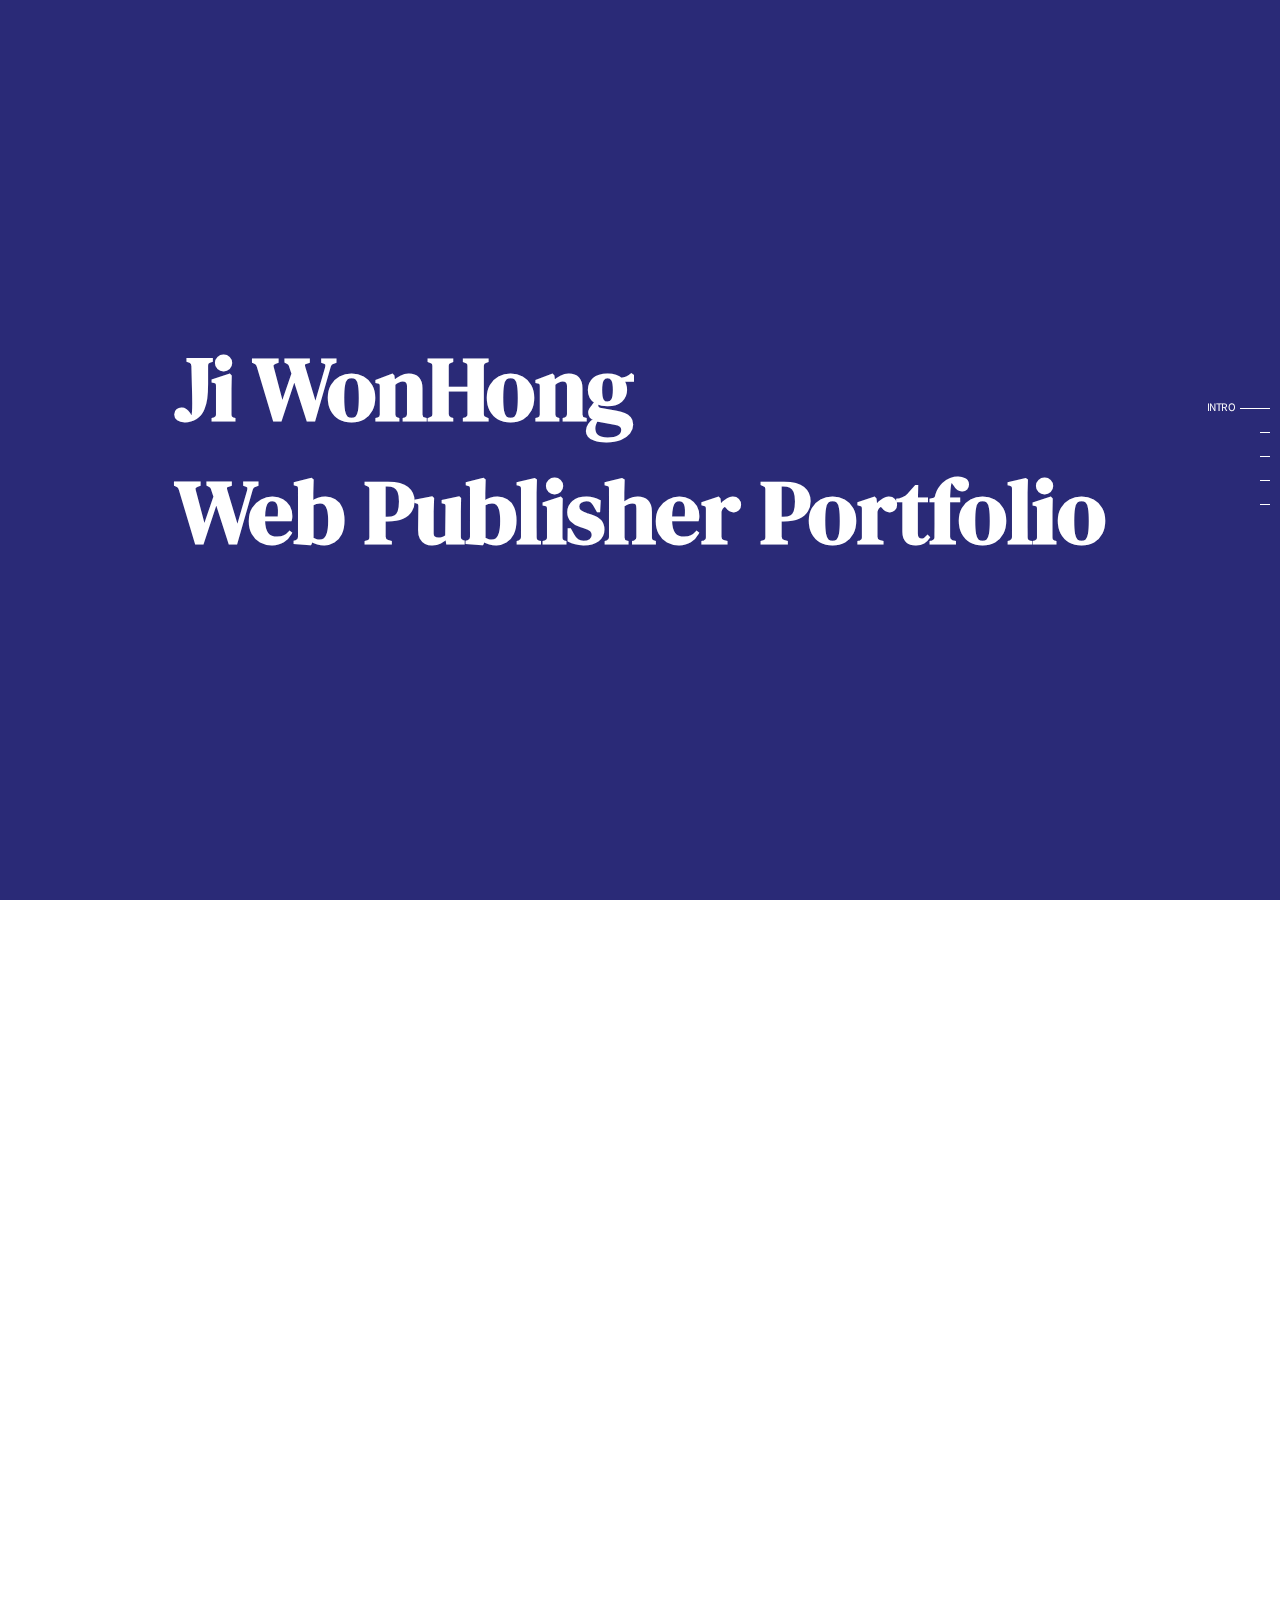
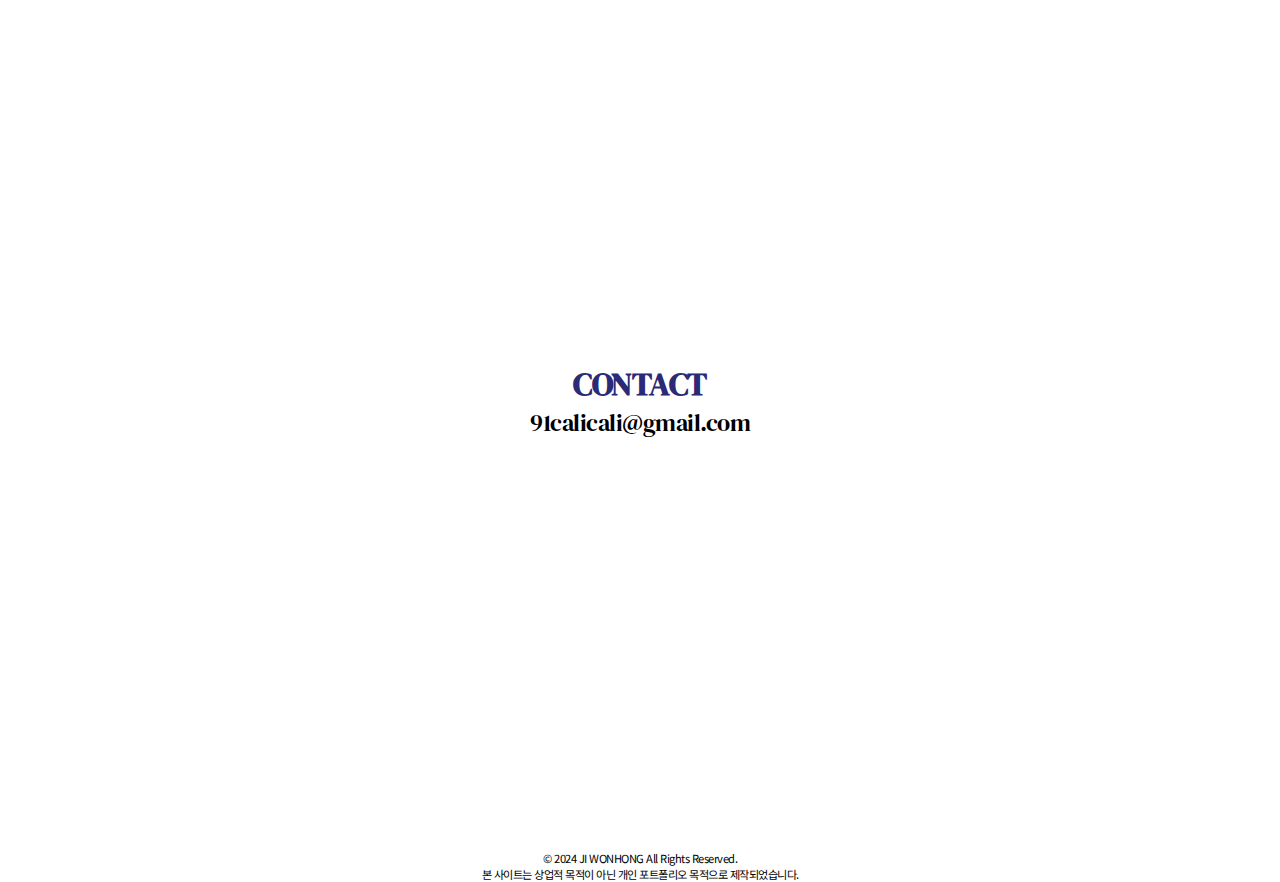
<file: index.html>
<!DOCTYPE html>
<html lang="ko">
<head>
    <meta charset="UTF-8">
    <meta name="viewport" content="width=device-width, initial-scale=1.0">
    <meta property="og:title" content="JWH Portfolio Page">
    <meta property="og:description" content="Ji Won Hong Web publisher Portfolio Page">
    <meta property="og:site_name" content="JWH Portfolio Page">
    <meta property="og:type" content="website">
    <link rel="icon" type="image/x-icon" href="resource/index/image/favicon.png">
    <link rel="shortcut icon" type="image/x-icon" href="resource/index/image/favicon.png">
    <link rel="apple-touch-icon" href="resource/index/image/favicon.png">
    <link rel="stylesheet" href="css/index/common.css">
    <link rel="preconnect" href="https://fonts.googleapis.com">
    <link rel="preconnect" href="https://fonts.gstatic.com" crossorigin>
    <link href="https://fonts.googleapis.com/css2?family=DM+Serif+Display:ital@0;1&family=Noto+Sans+KR:wght@100..900&display=swap" rel="stylesheet">
    <title>JWH Portfolio Page</title>
</head>
<body>
    <div class="container">
        <!-- header. (width 1024px이하) -->
        <header>
            <div class="gnb-btn" onclick="navToggle()">
                <span></span>
                <span></span>
                <span></span>
            </div>
        </header>
        <!-- gnb nav. (width 1024px 이하) -->
        <div class="gnb-nav">
            <nav>
                <!-- onclick : gnb nav가 사라지면서 이동 -->
                <a href="#" onclick="navToggle();">INTRO</a>
                <a href="#about-section" onclick="navToggle();">ABOUT</a>
                <a href="#skill-section" onclick="navToggle();">SKILL</a>
                <a href="#publ-section" onclick="navToggle();">PUBLISHING</a>
                <a href="#outro-section" onclick="navToggle();">CONTACT</a>
            </nav>
        </div>
        <!-- slide nav (화면 우측 fix) -->
        <div class="slide-nav">
            <!-- 마우스 위치에 따라 처리. -->
            <div onmouseenter="slideNavMouseEnter(this)" onmouseleave="slideNavMouseLeave(0, this)"><span class="slide-name"><a href="#">INTRO</a></span><span class="line"></span></div>
            <div onmouseenter="slideNavMouseEnter(this)" onmouseleave="slideNavMouseLeave(1, this)"><span class="slide-name"><a href="#about-section">ABOUT</a></span><span class="line"></span></div>
            <div onmouseenter="slideNavMouseEnter(this)" onmouseleave="slideNavMouseLeave(2, this)"><span class="slide-name"><a href="#skill-section">SKILL</a></span><span class="line"></span></div>
            <div onmouseenter="slideNavMouseEnter(this)" onmouseleave="slideNavMouseLeave(3, this)"><span class="slide-name"><a href="#publ-section">PUBLISHING</a></span><span class="line"></span></div>
            <div onmouseenter="slideNavMouseEnter(this)" onmouseleave="slideNavMouseLeave(4, this)"><span class="slide-name"><a href="#outro-section">CONTACT</a></span><span class="line"></span></div>
        </div>
        <!-- intro -->
        <section class="intro-section flex-center">
            <h1>Ji WonHong<br>Web Publisher Portfolio</h1>
        </section>
        <!-- about -->
        <section id="about-section" class="about-section flex-center">
            <div class="about-inner">
                <div class="area flex-center">
                    <div class="my-picture"></div>
                </div>
                <div class="area">
                    <dl>
                        <div>
                            <dt>NAME</dt>
                            <dd>지 원 홍</dd>
                        </div>
                        <div>
                            <dt>BIRTH</dt>
                            <dd>1991.08.08</dd>
                        </div>
                        <div>
                            <dt>Experience</dt>
                            <dd>2020.08-2023.10 &nbsp; 달콤소프트 웹뷰 이벤트 개발</dd>
                        </div>
                        <div>
                            <dt>Introduce</dt>
                            <dd>
                                안녕하세요. 웹 퍼블리셔 직군을 도전하게 된 지원홍입니다.
                                <br><br>
                                저는 아이디어를 시각화하여 전달하는 일에 관심이 많습니다. 
                                단순히 눈으로 보는 것 뿐이지만 사용자와 가장 가깝게 소통할 수 있는 수단이라고 생각하기 때문입니다.
                                그렇기에 좋은 사람들과 좋은 아이디어를 인상 깊게 전달하는 일을 해보고 싶습니다.
                                <br><br>
                                제 포트폴리오에 방문해주셔서 감사합니다.
                            </dd>
                        </div>
                    </dl>
                </div>
            </div>
        </section>
        <!-- skill -->
        <section id="skill-section" class="skill-section">
            <div class="skill-inner">
                <div class="area">
                    <div class="area-inner">
                        <h2>SKILL</h2>
                        <p>
                            Front & Back
                        </p>
                        <p>
                            웹 표준, 접근성, 호환성을 준수하여 마크업하는 것을 지향하며 시맨틱 태그로 레이아웃이 설계되도록 노력합니다. 
                            또한 다양한 환경에 최적화될 수 있도록 반응형 웹 퍼블리싱을 할 수 있고 스크립트를 이용한 동적인 웹을 구현할 수 있습니다.
                            <br><br>
                            Spring MVC 패턴에 해당하는 웹페이지 제작 경험이 있으며 Mysql 쿼리문을 작성, 이해할 수 있습니다.
                            유관한 업무가 있을 시에 충분한 협업이 가능합니다.
                            <br><br>
                            Github를 통해 버전, 이슈 관리를 할 수 있으며 Confluence, Jira를 사용한 경험도 있습니다.
                        </p>
                    </div>
                </div>                
                <div class="text-deco">
                    <div>#HTML5</div>
                    <div>#CSS3 #SCSS</div>
                    <div>#JAVASCRIPT</div>
                    <div>#JQUERY</div>
                    <div>#JAVA</div>
                    <div>#MYSQL</div>
                    <div>#GITHUB</div>
                </div>
            </div>
        </section>
        <!-- publishing -->
        <section id="publ-section" class="publ-section flex-center">
            <div class="publ-inner">
                <div class="area">
                    <div class="area-inner">
                        <div class="item-btn active" onclick="itemView(0, this)"></div>
                        <div class="item-btn" onclick="itemView(1, this)"></div>
                        <div class="item-btn" onclick="itemView(2, this)"></div>
                        <div class="item-btn" onclick="itemView(3, this)"></div>
                        <div class="item-btn" onclick="itemView(4, this)"></div>
                        <div class="item-btn" onclick="itemView(5, this)"></div>
                    </div>
                </div>
                <div class="area">
                    <div class="area-inner item-desc active">
                        <h2>보그 코리아</h2>
                        <p>
                            #메인페이지 #토이프로젝트
                        </p>
                        <p>
                            보그 코리아의 메인 페이지를 하드 코딩으로 재현하는 것을 목적으로 퍼블리싱 했습니다.
                            각 섹션의 아이템은 flex 속성을 이용해 정렬했고 헤더는 translate 값 변화로 구현했습니다.
                        </p>
                        <div class="view-btn" onclick="viewPageInModal(0)">View</div>
                    </div>
                    <div class="area-inner item-desc">
                        <h2>네케르</h2>
                        <p>
                            #메인페이지 #토이프로젝트
                        </p>
                        <p>
                            네케르의 메인 페이지를 하드 코딩으로 재현하는 것을 목적으로 퍼블리싱 했습니다.
                            all products의 정보를 담고 있는 임시 데이터 파일을 만들고 해당 데이터를 스크립트로 불러와 추가하는 방식으로 구현했습니다. 
                        </p>
                        <div class="view-btn" onclick="viewPageInModal(1)">View</div>
                    </div>
                    <div class="area-inner item-desc">
                        <h2>쿠팡 플레이</h2>
                        <p>
                            #QnA #아코디언 #토이프로젝트
                        </p>
                        <p>
                            아코디언 메뉴를 구현하는 것을 목적으로 쿠팡 플레이 로그인 페이지를 퍼블리싱 했습니다. 화면 하단의 QnA가 해당하는 부분이며 checked 속성값의 변경으로 구현하였습니다.
                        </p>
                        <div class="view-btn" onclick="viewPageInModal(2)">View</div>
                    </div>
                    <div class="area-inner item-desc">
                        <h2>메가스터디북스</h2>
                        <p>
                            #로그인폼 #토이프로젝트
                        </p>
                        <p>
                            로그인 폼을 구현하는 것을 목적으로 메가스터디북스 로그인 페이지를 퍼블리싱 했습니다. 가상 선택자인 before의 배경 이미지를 변경하는 방식으로 커스텀 체크 박스를 구현했습니다.
                        </p>
                        <div class="view-btn" onclick="viewPageInModal(3)">View</div>
                    </div>
                    <div class="area-inner item-desc">
                        <h2>슬라이더</h2>
                        <p>
                            #CSS #토이프로젝트
                        </p>
                        <p>
                            CSS만으로 동작하는 슬라이더를 구현하였으며 체크박스 id에 따라 위치가 변경되도록 하였습니다.
                        </p>
                        <div class="view-btn" onclick="viewPageInModal(4)">View</div>
                    </div>
                    <div class="area-inner item-desc">
                        <h2>비디오 랜딩페이지</h2>
                        <p>
                            #VIDEO #토이프로젝트
                        </p>
                        <p>
                            Video 태그와 애니메이션 딜레이를 이용해 간단한 랜딩 페이지 구현 목적인 토이 프로젝트입니다.
                        </p>
                        <div class="view-btn" onclick="viewPageInModal(5)">View</div>
                    </div>
                </div>
            </div>
        </section>
        <!-- contact -->
        <section id="outro-section" class="outro-section flex-center">
            <h2>CONTACT</h2>
            <p>91calicali@gmail.com</p>
        </section>
        <!-- footer -->
        <footer>
            <p>
                © 2024 JI WONHONG All Rights Reserved.
                <br>
                본 사이트는 상업적 목적이 아닌 개인 포트폴리오 목적으로 제작되었습니다.
            </p>
        </footer>
    </div>

    <script src="js/main.js"></script>
</body>
</html>
</file>
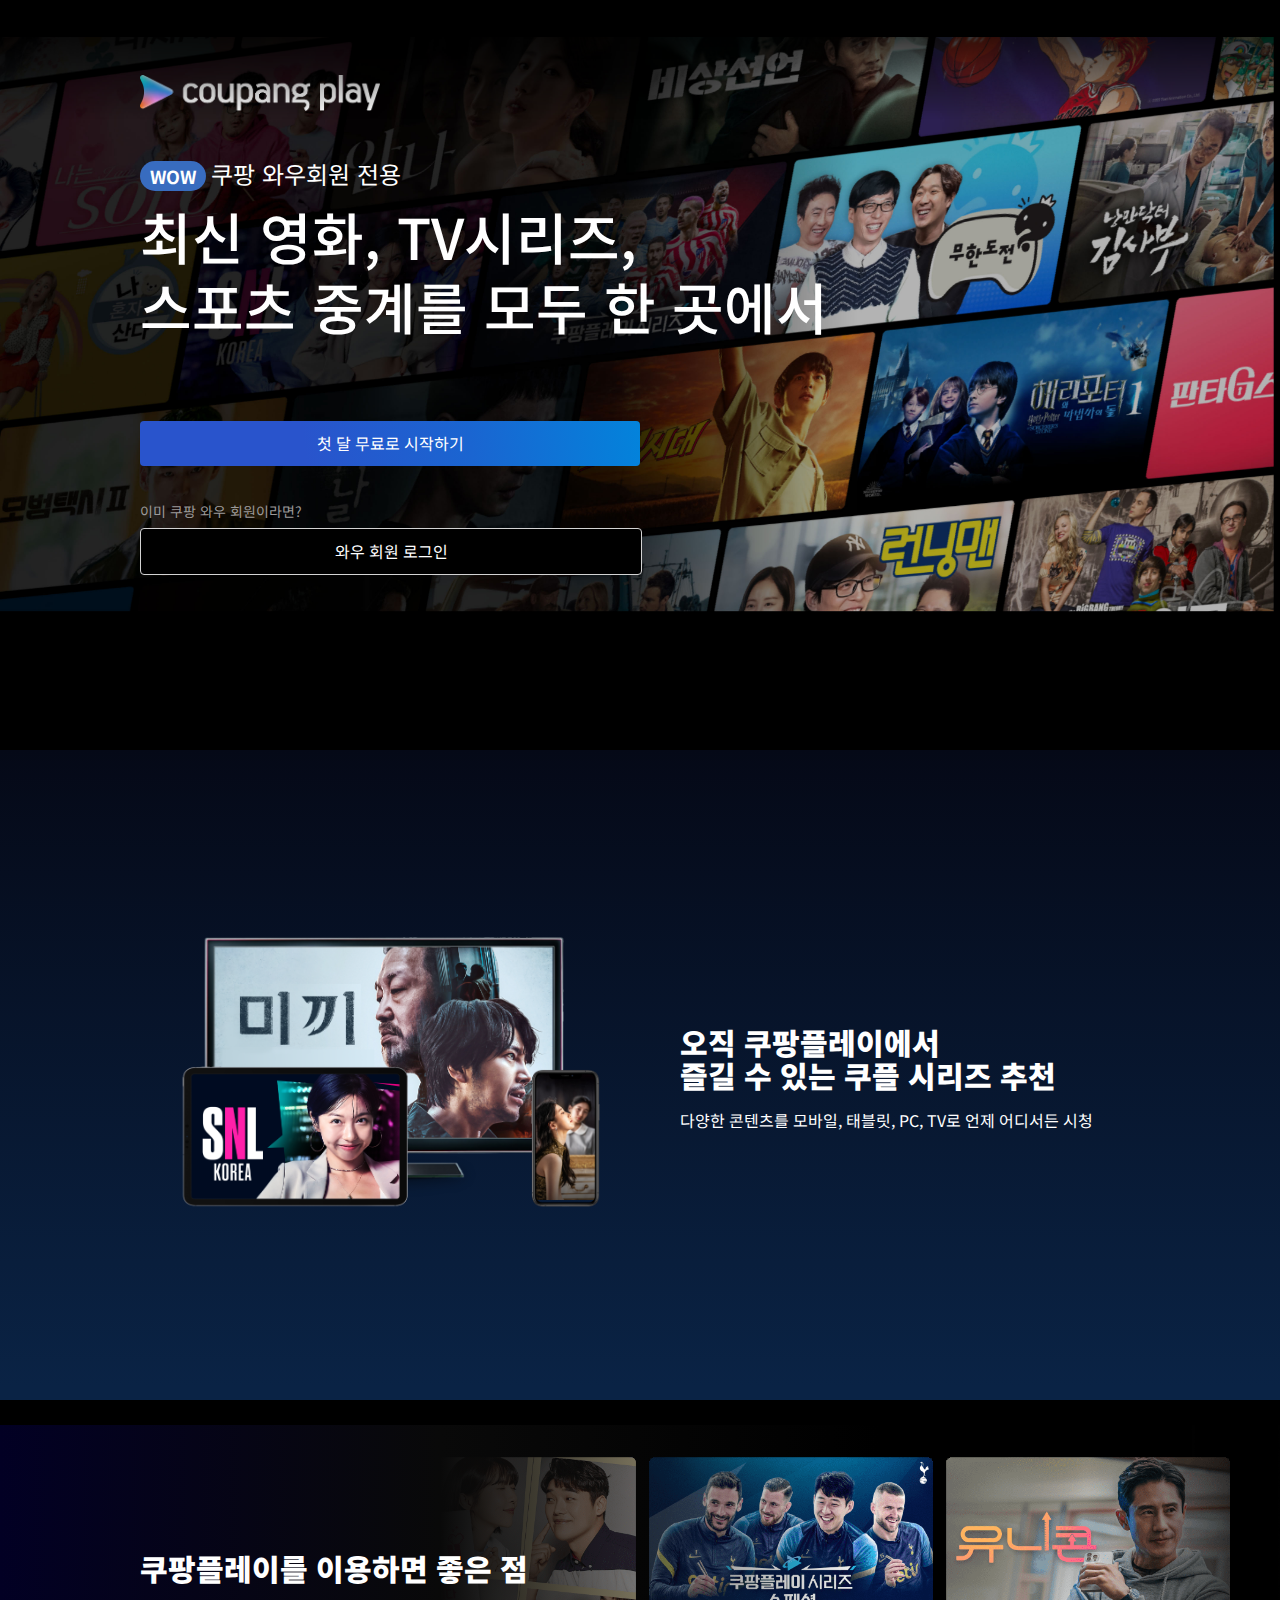
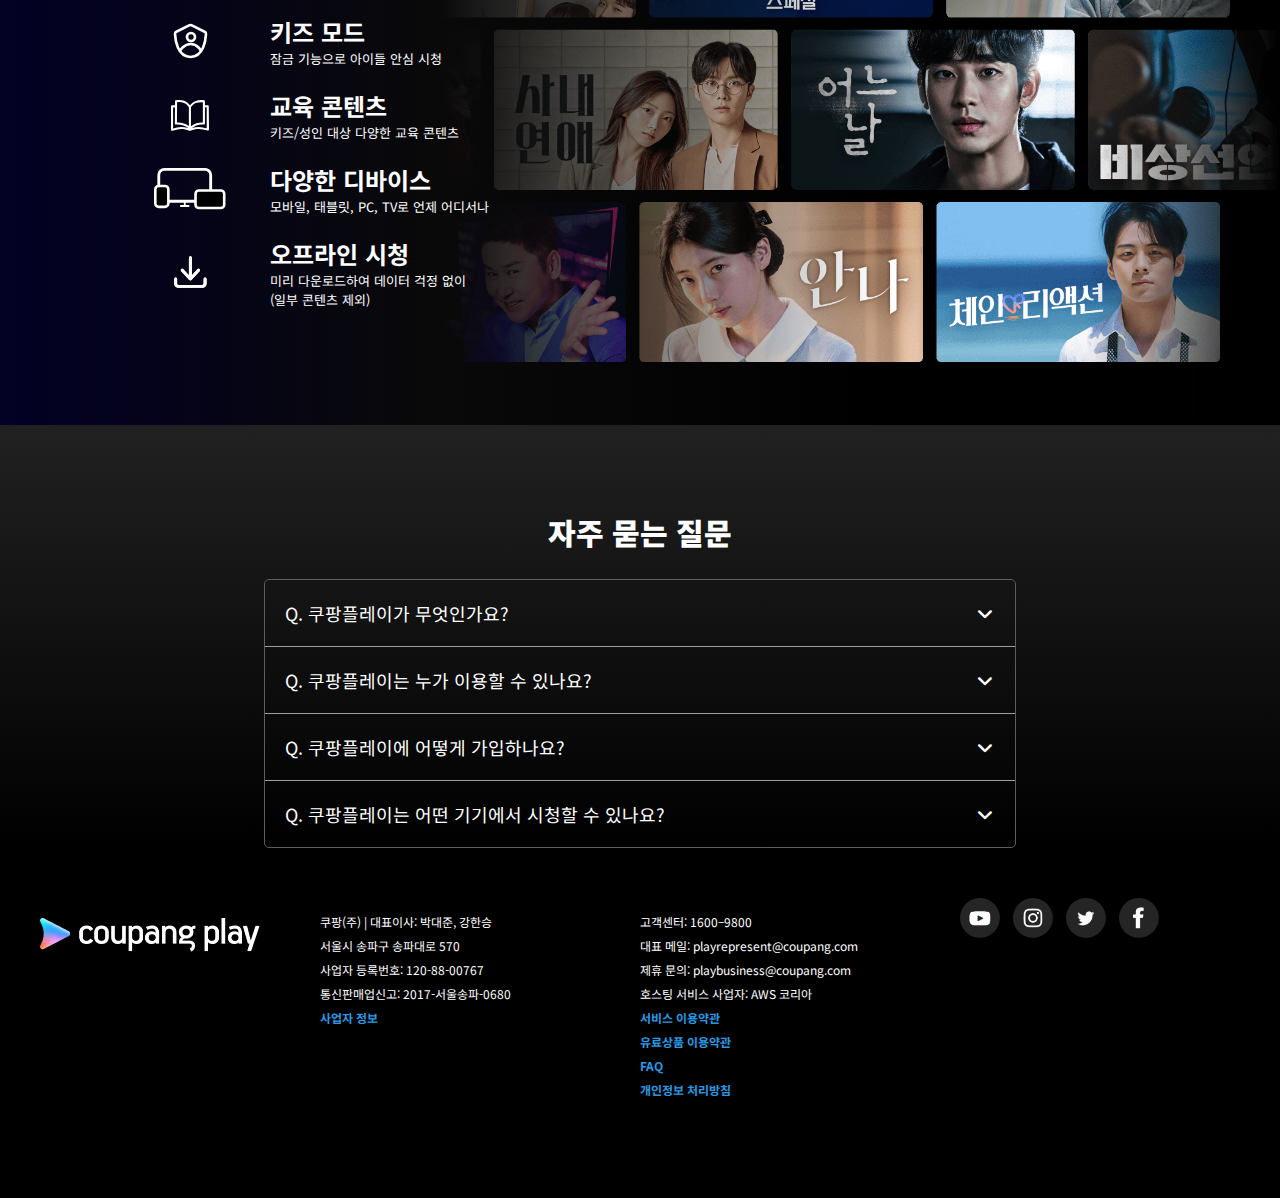
<file: publishing/coupang-play.html>
<!DOCTYPE html>
<html lang="ko">
<head>
    <meta charset="UTF-8">
    <meta name="viewport" content="width=device-width, initial-scale=1.0">
    <link rel="preconnect" href="https://fonts.googleapis.com">
    <link rel="preconnect" href="https://fonts.gstatic.com" crossorigin>
    <link href="https://fonts.googleapis.com/css2?family=Noto+Sans+KR:wght@100..900&display=swap" rel="stylesheet">
    <link rel="stylesheet" href="https://cdnjs.cloudflare.com/ajax/libs/font-awesome/6.1.0/css/all.min.css"/>
    <link rel="stylesheet" href="../css/coupang-play.css">
    <title>쿠팡 플레이 - 와우 회원은 무료!</title>
</head>
<body>
    <div class="container">
        <!-- login section -->
        <section class="login-section">
            <div>
                <figure>
                    <img src="../resource/coupang-play/top-logo.webp" alt="Coupang Play">
                </figure>
                <p>쿠팡 와우회원 전용</p>
                <h1>
                    최신 영화, TV시리즈,
                    <br>
                    스포츠 중계를 모두 한 곳에서
                </h1>
                <a href="#none">첫 달 무료로 시작하기</a>
                <span>이미 쿠팡 와우 회원이라면?</span>
                <a href="#none">와우 회원 로그인</a>
            </div>
        </section>
        <!-- intro section1 -->
        <section class="intro-section1">
            <div>
                <figure>
                    <img src="../resource/coupang-play/bg-image2.png" alt="Service Image">
                </figure>
                <div class="intro1-text">
                    <h2>
                        <strong>
                            오직 쿠팡플레이에서
                            <br>
                            즐길 수 있는 쿠플 시리즈 추천
                        </strong>
                    </h2>
                    <p>
                        다양한 콘텐츠를 모바일, 태블릿, PC, TV로 언제 어디서든 시청
                    </p>
                </div>
            </div>
        </section>
        <!-- intro section2 -->
        <section class="intro-section2">
            <div>
                <h2>
                    <strong>쿠팡플레이를 이용하면 좋은 점</strong>
                </h2>
                <div class="intro-section2-content">
                    <figure>
                        <img src="../resource/coupang-play/kids.svg" alt="Kids">
                    </figure>
                    <div>
                        <p>
                            <strong>키즈 모드</strong>
                        </p>
                        <p>
                            잠금 기능으로 ​아이들 안심 시청
                        </p>
                    </div>
                </div>
                <div class="intro-section2-content">
                    <figure>
                        <img src="../resource/coupang-play/edu.svg" alt="Education">
                    </figure>
                    <div>
                        <p>
                            <strong>교육 콘텐츠</strong>
                        </p>
                        <p>
                            키즈/성인 대상 다양한 교육 콘텐츠
                        </p>
                    </div>
                </div>
                <div class="intro-section2-content">
                    <figure>
                        <img src="../resource/coupang-play/device.svg" alt="Device">
                    </figure>
                    <div>
                        <p>
                            <strong>다양한 디바이스​</strong>
                        </p>
                        <p>
                            모바일, 태블릿, PC, TV로​ 언제 어디서나​
                        </p>
                    </div>
                </div>
                <div class="intro-section2-content">
                    <figure>
                        <img src="../resource/coupang-play/offline.svg" alt="Offline">
                    </figure>
                    <div>
                        <p>
                            <strong>오프라인 시청​</strong>
                        </p>
                        <p>
                            미리 다운로드하여 데이터 걱정 없이​
                            <br>
                            (일부 콘텐츠 제외)
                        </p>
                    </div>
                </div>
            </div>
        </section>
        <section class="qna-section">
            <div>
                <h2>
                    <strong>자주 묻는 질문</strong>
                </h2>
                <div class="qna-content-wrap">
                    <div class="qna-content">
                        <input type="checkbox" name="qna-check" id="qna1" onclick="qnaCheck(this)">
                        <label class="qna-q" for="qna1">Q. 쿠팡플레이가 무엇인가요?</label>
                        <div class="qna-a">
                            쿠팡플레이는 쿠팡 로켓와우 멤버십 회원에게 제공되는 무료 콘텐츠 스트리밍 서비스입니다. (일부 유료 콘텐츠 제외)
                            <br>
                            주기적으로 업데이트 되는 국내 예능부터 영화, 애니메이션, 다큐멘터리, 쿠팡플레이 시리즈까지 다채로운 콘텐츠를 광고 없이 시청하실 수 있습니다.
                        </div>
                    </div>
                    <div class="qna-content">
                        <input type="checkbox" name="qna-check" id="qna2" onclick="qnaCheck(this)">
                        <label class="qna-q" for="qna2">Q. 쿠팡플레이는 누가 이용할 수 있나요?</label>
                        <div class="qna-a">
                            쿠팡 로켓와우 멤버십 회원이라면 누구나 무료 로켓배송, 무료 반품, 특가 상품 등의 혜택과 더불어 무료로 이용할 수 있습니다. (일부 유료 콘텐츠 제외)
                            <br>
                            단, 쿠팡플레이는 로켓와우 개인 멤버십 회원에 한해 제공되고 있으며 쿠팡 비즈 회원 계정으로 가입한 회원은 이용이 제한됨을 참고 부탁드립니다.
                        </div>
                    </div>
                    <div class="qna-content">
                        <input type="checkbox" name="qna-check" id="qna3" onclick="qnaCheck(this)">
                        <label class="qna-q" for="qna3">Q. 쿠팡플레이에 어떻게 가입하나요?</label>
                        <div class="qna-a">
                            쿠팡플레이는 쿠팡 로켓와우 멤버십 회원에게 제공되는 콘텐츠 스트리밍 서비스입니다. 아래의 경로로 로켓와우 멤버십에 가입하시거나 30일 무료 체험을 등록한 후 무료 로켓배송, 무료 반품, 특가 상품 등의 혜택과 함께 쿠팡플레이를 무료로 이용해보세요. (일부 유료 콘텐츠 제외)
                            <br>
                            단, 쿠팡플레이는 로켓와우 개인 멤버십 회원에 한해 제공되고 있으며 쿠팡 비즈 회원 계정으로 가입한 회원은 이용이 제한됨을 참고 부탁드립니다.
                            <ul>
                                <li>안드로이드 : 쿠팡플레이 앱 접속 > 실행 후 [와우 멤버십 시작하기] 선택 > 쿠팡 앱 연결 및 로켓와우 멤버십 가입</li>
                                <li>iOS : 쿠팡플레이 앱 접속 > 실행 후 [coupangplay.com/join] 선택> 외부 웹사이트 이동 안내 페이지 내 [계속] 선택 > [지금 와우 멤버십 가입하기] 선택 > 쿠팡플레이 로그인 페이지 내 [쿠팡 회원가입하기] 선택 > 로켓와우 멤버십 가입</li>
                                <li>PC : www.coupangplay.com 접속 후 [와우 멤버십 가입하기] 선택 > 쿠팡 로그인 팝업 내 [쿠팡 회원가입하기] 버튼 클릭 > 로켓와우 멤버십 가입</li>
                            </ul>
                        </div>
                    </div>
                    <div class="qna-content">
                        <input type="checkbox" name="qna-check" id="qna4" onclick="qnaCheck(this)">
                        <label class="qna-q" for="qna4">Q. 쿠팡플레이는 어떤 기기에서 시청할 수 있나요?</label>
                        <div class="qna-a">
                            쿠팡플레이는 Android와 iOS 기반의 모든 모바일/태블릿 기기와 더불어 PC, 삼성 스마트 TV, LG 스마트 TV 및 안드로이드 TV에서도 시청이 가능합니다.
                            <br>
                            계정 당 최대 5대의 기기를 등록할 수 있으며, 최대 2대의 기기에서 동시 시청이 가능합니다.
                            <ul>
                                <li>모바일/태블릿 기기: Android 와 iOS 기반의 모든 모바일 기기 (권장 버전 : Android OS 6 버전 이상, iOS 13 버전 이상)</li>
                                <li>PC : www.coupangplay.com (지원 브라우저: Edge, Chrome, Safari, Whale)</li>
                                <li>스마트 TV
                                    <ul>
                                        <li>삼성 스마트TV: Tizen 3.0 (제조년월 2017년도 이후 모델)버전 이상</li>
                                        <li>LG 스마트TV: 웹 OS 3.5 (2017년 모델) ~ 6.0 (2021년 모델)</li>
                                        <li>안드로이드 TV: Android 6.0 버전 이상</li>
                                    </ul>
                                </li>
                            </ul>
                        </div>
                    </div>
                </div>
            </div>
        </section>
        <footer>
            <div>
                <figure>
                    <img src="../resource/coupang-play/footer-logo.webp" alt="Coupang Play">
                </figure>
            </div>
            <div>
                <ul>
                    <li>쿠팡(주) | 대표이사: 박대준, 강한승</li>
                    <li>서울시 송파구 송파대로 570</li>
                    <li>사업자 등록번호: 120-88-00767</li>
                    <li>통신판매업신고: 2017-서울송파-0680</li>
                    <li><a href="#none">사업자 정보</a></li>
                </ul>
            </div>
            <div>
                <ul>
                    <li>고객센터: 1600–9800</li>
                    <li>대표 메일: playrepresent@coupang.com</li>
                    <li>제휴 문의: playbusiness@coupang.com</li>
                    <li>호스팅 서비스 사업자: AWS 코리아</li>
                    <li><a href="#none">서비스 이용약관</a></li>
                    <li><a href="#none">유료상품 이용약관</a></li>
                    <li><a href="#none">FAQ</a></li>
                    <li><a href="#none">개인정보 처리방침</a></li>
                </ul>
            </div>
            <div>
                <a href="#none"><img class="sns" src="../resource/coupang-play/social-yt.png" alt="Youtube"></a>
                <a href="#none"><img class="sns" src="../resource/coupang-play/social-ig.png" alt="Instagram"></a>
                <a href="#none"><img class="sns" src="../resource/coupang-play/social-tw.png" alt="Twitter"></a>
                <a href="#none"><img class="sns" src="../resource/coupang-play/social-fb.png" alt="Facebook"></a>
            </div>
        </footer>
    </div>
    <script>
        function qnaCheck(ele){
            const qnaCheckBox = document.getElementsByName('qna-check');

            // qna-a가 보이지 않는 상태일 때 내용을 보여준다.
            // 다시 클릭하면 checked가 false이므로 css에서 display:none 처리.
            if(ele.checked == true) {
                qnaCheckBox.forEach((cb) => {
                    cb.checked = false;
                });

                ele.checked = true;
            }
        }
    </script>
</body>
</html>
</file>
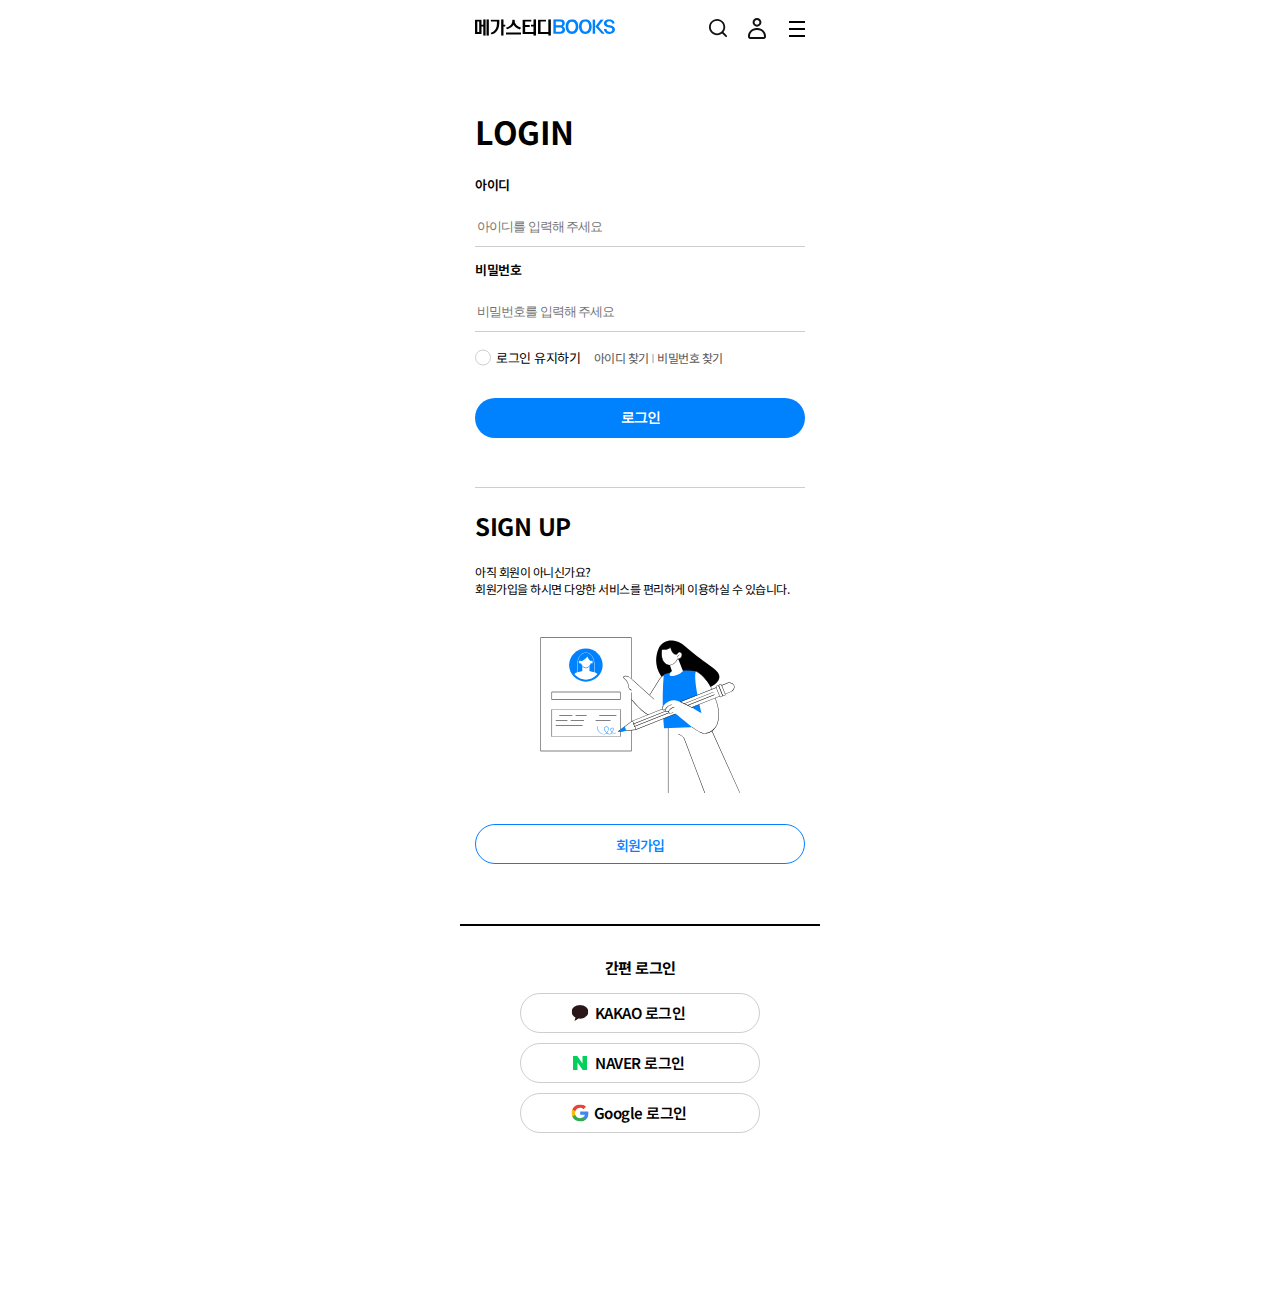
<file: publishing/mega-login.html>
<!DOCTYPE html>
<html lang="ko">
<head>
    <meta charset="UTF-8">
    <meta name="viewport" content="width=device-width, initial-scale=1.0">
    <script src="https://code.jquery.com/jquery-3.5.1.min.js"></script>
    <link rel="stylesheet" href="https://cdnjs.cloudflare.com/ajax/libs/font-awesome/6.1.0/css/all.min.css"/>
    <link rel="preconnect" href="https://fonts.googleapis.com">
    <link rel="preconnect" href="https://fonts.gstatic.com" crossorigin>
    <link href="https://fonts.googleapis.com/css2?family=Noto+Sans+KR:wght@100..900&display=swap" rel="stylesheet">
    <link rel="stylesheet" href="https://cdnjs.cloudflare.com/ajax/libs/font-awesome/6.1.0/css/all.min.css"/>
    <link rel="stylesheet" href="../css/mega-login.css">
    <title>메가스터디북스</title>
</head>
<body>
    <div class="container">
        <header>
            <div class="hd-content">
                <div class="hd-menu">
                    <!-- logo -->
                    <a class="hd-logo" href="#none">
                        <img src="../resource/mega-login/mega-logo.svg" alt="MegastudyBooks">
                    </a>
                    <!-- icons -->
                    <input type="checkbox" id="search-icon">
                    <label for="search-icon"></label>
                    <a class="hd-my" href="#none">
                        <img src="../resource/mega-login/icon-my.svg" alt="My account">
                    </a>
                    <input type="checkbox" id="nav-check">
                    <label for="nav-check" class="nav-btn">
                        <span></span>
                    </label>
                </div>
                <!-- search -->
                <div class="hd-search">
                    <form>
                        <input type="text" placeholder="검색어 입력">
                        <button type="button"></button>
                    </form>
                </div>
                <!-- nav -->
                <nav>
                    <div class="gnb-content">
                        <div class="gnb-content-wrap">
                            <a href="#none"><strong>도서</strong></a>
                            <ul>
                                <li><a href="#none">초등</a></li>
                                <li><a href="#none">중등</a></li>
                                <li><a href="#none">고등</a></li>
                                <li><a href="#none">단행본</a></li>
                            </ul>
                        </div>
                        <div class="gnb-content-wrap">
                            <a href="#none"><strong>자료실</strong></a>
                            <ul>
                                <li><a href="#none">정답 및 해설</a></li>
                                <li><a href="#none">정오표</a></li>
                                <li><a href="#none">듣기자료</a></li>
                                <li><a href="#none">교사용 자료</a></li>
                                <li><a href="#none">부가자료</a></li>
                            </ul>
                        </div>
                        <div class="gnb-content-wrap">
                            <a href="#none"><strong>이벤트</strong></a>
                        </div>
                        <div class="gnb-content-wrap">
                            <a href="#none"><strong>고객센터</strong></a>
                            <ul>
                                <li><a href="#none">공지사항</a></li>
                                <li><a href="#none">고객문의</a></li>
                                <li><a href="#none">자주 묻는 질문</a></li>
                                <li><a href="#none">오류 신고</a></li>
                                <li><a href="#none">총판 안내</a></li>
                                <li><a href="#none">제휴 문의</a></li>
                                <li><a href="#none">투고 문의</a></li>
                            </ul>
                        </div>
                    </div>
                </nav>
            </div>
        </header>
        <div class="sign-wrap">
            <!-- login -->
            <section class="login-section">
                <h1>Login</h1>
                <p>아이디</p>
                <input type="text" placeholder="아이디를 입력해 주세요">
                <p>비밀번호</p>
                <input type="password" placeholder="비밀번호를 입력해 주세요">
                <input type="checkbox" id="maintain-check">
                <label for="maintain-check">로그인 유지하기</label>
                <a href="#none">아이디 찾기</a>
                <a href="#none">비밀번호 찾기</a>
                <button type="button" id="login-btn">로그인</button>
            </section>
            <!-- sign up -->
            <section class="signup-section">
                <h2>Sign up</h2>
                <p>
                    아직 회원이 아니신가요?
                    <br>
                    회원가입을 하시면 다양한 서비스를 편리하게 이용하실 수 있습니다.
                </p>
                <img src="../resource/mega-login/signup.svg" alt="sign up">
                <a href="#none" id="signup-btn">회원가입</a>
            </section>
        </div>
        <!-- simple login -->
        <section class="simple-login-section">
            <h3>간편 로그인</h3>
            <a href="#none">KAKAO 로그인</a>
            <a href="#none">NAVER 로그인</a>
            <a href="#none">Google 로그인</a>
        </section>
    </div>
    <script>
        const body = document.querySelector('body');
        const nav = document.querySelector('.hd-content nav');
        const searchIcon = document.getElementById('search-icon');
        const navIcon = document.getElementById('nav-check');

        // 검색 아이콘을 눌렀을 때 nav가 보이고 있다면 숨긴다.
        searchIcon.onclick = function(){   
            const hdSearch = document.getElementsByClassName('hd-search')[0];
           
            if(this.checked){
                hdSearch.style.display = 'flex';

                if(navIcon.checked){
                    body.style.overflow = 'visible';
                    $(nav).fadeOut();
                    navIcon.checked = false;
                }
            } else {
                hdSearch.style.display = 'none';
            }
        }

        // nav 아이콘을 눌렀을 때 검색창이 보이고 있다면 숨긴다.
        navIcon.onclick = function(){
            const hdSearch = document.getElementsByClassName('hd-search')[0];

            if(this.checked){
                if(searchIcon.checked){
                    hdSearch.style.display = 'none';
                    searchIcon.checked = false;
                }

                body.style.overflow = 'hidden';
                $(nav).fadeIn();
            } else {
                body.style.overflow = 'visible';
                $(nav).fadeOut();
            }           
        }
    </script>
</body>
</html>
</file>
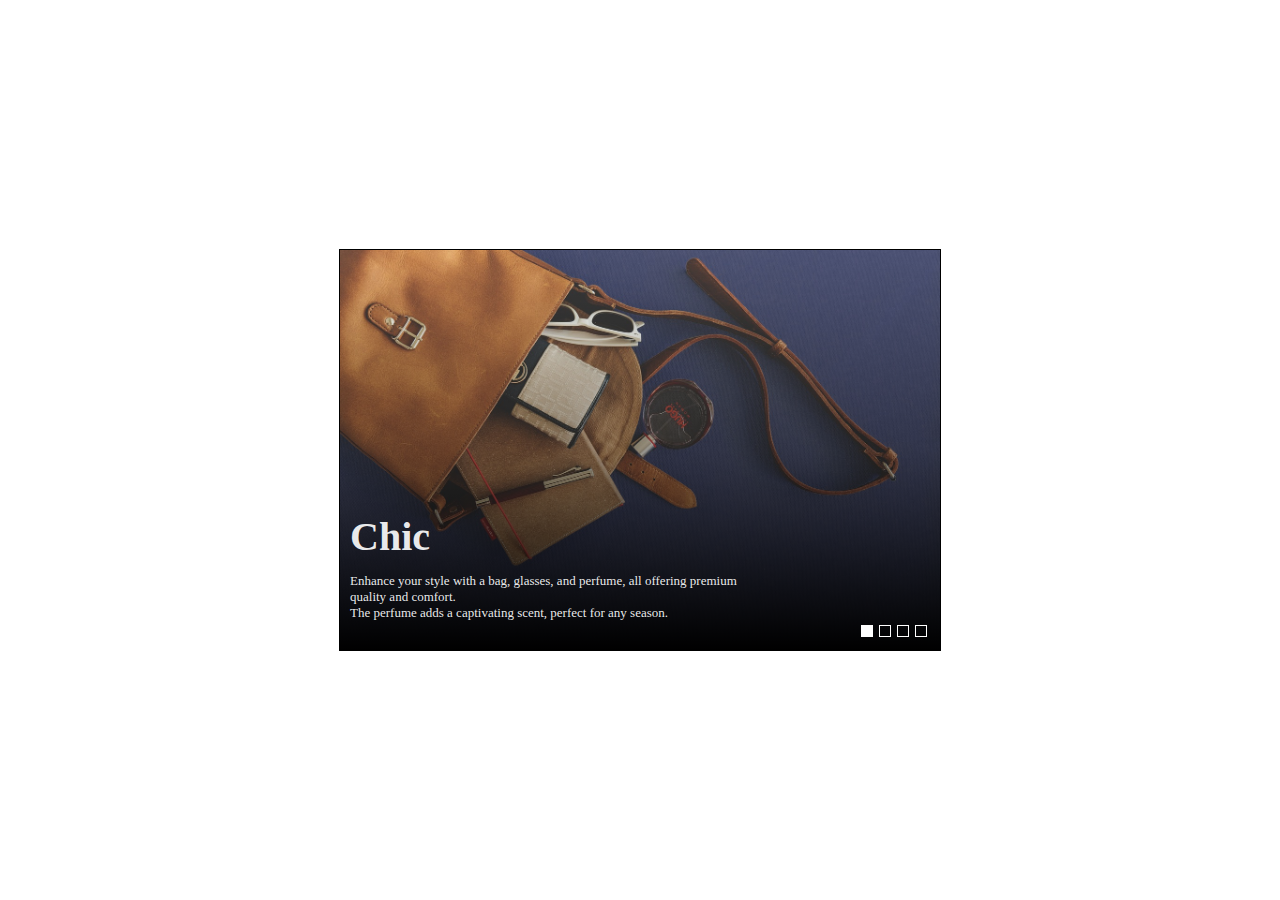
<file: publishing/tab-slider.html>
<!DOCTYPE html>
<html lang="en">
<head>
    <meta charset="UTF-8">
    <meta name="viewport" content="width=device-width, initial-scale=1.0">
    <link rel="stylesheet" href="../css/tab-slider.css">
    <title>Tab Slider</title>
</head>
<body>
    <div class="container">
        <div class="slider">
            <!-- tab button -->
            <input type="radio" name="tabslider" id="slide1" checked>
            <input type="radio" name="tabslider" id="slide2">
            <input type="radio" name="tabslider" id="slide3">
            <input type="radio" name="tabslider" id="slide4">
            <div class="slide-btns">
                <label for="slide1"></label>
                <label for="slide2"></label>
                <label for="slide3"></label>
                <label for="slide4"></label>
            </div>
            <!-- slider content -->
            <div class="slider-content-wrap">
                <div class="slider-content">
                    <img src="../resource/tab-slider/image1.jpg" alt="Chic">
                    <h2>Chic</h2>
                    <p>
                        Enhance your style with a bag, glasses, and perfume, all offering premium quality and comfort. 
                        <br>
                        The perfume adds a captivating scent, perfect for any season.
                    </p>
                </div>
                <div class="slider-content">
                    <h2>Style</h2>
                    <p>
                        The fusion of fashion and eyewear!
                        <br>
                        Complete your look with stylish glasses.
                    </p>
                    <img src="../resource/tab-slider/image2.jpg" alt="Style">
                </div>
                <div class="slider-content">
                    <h2>Revitalize</h2>
                    <p>
                        Experience a new vibe and mood shift through fashion. 
                        <br>
                        Dress stylishly to express yourself anew.
                    </p>
                    <img src="../resource/tab-slider/image3.jpg" alt="Revitalize">
                </div>
                <div class="slider-content">
                    <h2>Distinctive</h2>
                    <p>
                        Experience the uniqueness with our shoes that boast an unmistakable flair.
                    </p>
                    <img src="../resource/tab-slider/image4.jpg" alt="Distinctive">
                </div>
            </div>
        </div>
    </div>
</body>
</html>
</file>
<file: css/index/common.css>
@import "keyframes.css";
html {
  scroll-behavior: smooth;
}

body {
  overflow-y: scroll;
  margin: 0;
  font-family: "Noto Sans KR", sans-serif;
  -ms-overflow-style: none;
  letter-spacing: -0.5px;
}
body::-webkit-scrollbar {
  display: none;
}

* {
  box-sizing: border-box;
}

.flex-center {
  display: flex;
  justify-content: center;
  align-items: center;
}

header {
  z-index: 101;
  position: fixed;
  display: none;
  width: 100%;
}
header .gnb-btn {
  z-index: 102;
  position: relative;
  width: 35px;
  height: 25px;
  margin: 10px;
  margin-left: auto;
  text-align: right;
  cursor: pointer;
}
header .gnb-btn span {
  position: absolute;
  right: 0;
  height: 2px;
  background-color: #fff;
  transition: 0.5s;
}
header .gnb-btn span:nth-of-type(1) {
  width: 100%;
  top: 0;
}
header .gnb-btn span:nth-of-type(2) {
  width: 80%;
  top: 50%;
}
header .gnb-btn span:nth-of-type(3) {
  width: 60%;
  top: 100%;
}
header .gnb-btn.active span:nth-of-type(1) {
  top: 50%;
  transform: rotate(45deg);
}
header .gnb-btn.active span:nth-of-type(2) {
  opacity: 0;
}
header .gnb-btn.active span:nth-of-type(3) {
  width: 100%;
  top: 50%;
  transform: rotate(-45deg);
}

.gnb-nav {
  z-index: 100;
  display: none;
  position: fixed;
  top: 0;
  left: 0;
  width: 100%;
  height: 100vh;
  background-color: rgba(0, 0, 0, 0.9019607843);
}
.gnb-nav.active {
  display: block;
}
.gnb-nav nav {
  position: absolute;
  top: 50%;
  left: 50%;
  transform: translate(-50%, -50%);
}
.gnb-nav nav a {
  display: block;
  padding: 10px;
  text-align: center;
  font-family: "DM Serif Display", sans-serif;
  color: #fff;
  font-size: 3rem;
  text-decoration: none;
  transition: 0.3s;
}
.gnb-nav nav a:hover {
  color: goldenrod;
}

.slide-nav {
  z-index: 99;
  position: fixed;
  top: 50%;
  right: 10px;
  transform: translateY(-50%);
  text-align: right;
  cursor: pointer;
}
.slide-nav div .slide-name {
  display: inline-block;
  visibility: hidden;
  opacity: 0;
  font-size: 0.8vw;
  color: #fff;
  transform: translateY(15%);
  transition: 0.5s;
}
.slide-nav div .slide-name.active {
  visibility: visible;
  opacity: 1;
}
.slide-nav div .slide-name a {
  color: inherit;
  text-decoration: none;
}
.slide-nav div .line {
  display: inline-block;
  width: 10px;
  height: 1px;
  margin-left: 5px;
  background-color: #fff;
  transition: 0.5s;
}
.slide-nav div .line.active {
  width: 30px;
}

.intro-section {
  background-color: #2a2a77;
}
.intro-section h1 {
  position: relative;
  font-size: 7vw;
  color: #fff;
  font-family: "DM Serif Display", sans-serif;
}

.about-section {
  opacity: 0;
  padding: 100px;
}
.about-section .about-inner {
  display: flex;
  flex-wrap: wrap;
  width: 900px;
  height: 500px;
}
.about-section .about-inner .area {
  height: 100%;
}
.about-section .about-inner .area:nth-of-type(1) {
  width: 45%;
}
.about-section .about-inner .area:nth-of-type(1) .my-picture {
  width: 150px;
  height: 150px;
  background: url(../../resource/index/image/myprofile.jpg) no-repeat center/100% transparent;
  border-radius: 50%;
}
.about-section .about-inner .area:nth-of-type(2) {
  display: flex;
  align-items: center;
  flex-wrap: wrap;
  width: 55%;
  padding: 25px;
}
.about-section .about-inner .area:nth-of-type(2) dl div {
  display: inline-block;
}
.about-section .about-inner .area:nth-of-type(2) dl div:nth-of-type(1) {
  float: left;
}
.about-section .about-inner .area:nth-of-type(2) dl div:nth-of-type(2) {
  float: right;
  margin-right: 100px;
}
.about-section .about-inner .area:nth-of-type(2) dl div:nth-of-type(2)::after {
  content: "";
  clear: both;
}
.about-section .about-inner .area:nth-of-type(2) dl div:nth-of-type(3) {
  margin: 50px 0;
}
.about-section .about-inner .area:nth-of-type(2) dl div dt {
  font-family: "DM Serif Display", sans-serif;
  font-size: 1.5rem;
  color: #2a2a77;
  font-weight: 600;
}
.about-section .about-inner .area:nth-of-type(2) dl div dd {
  margin: 0;
  text-align: justify;
}

.skill-section {
  opacity: 0;
  overflow: hidden;
  padding: 100px;
}
.skill-section .skill-inner {
  display: flex;
  position: relative;
  height: 550px;
}
.skill-section .skill-inner .area:nth-of-type(1) {
  width: 39%;
}
.skill-section .skill-inner .area:nth-of-type(1) h2 {
  margin: 0;
  font-family: "DM Serif Display", sans-serif;
  font-size: 4rem;
  color: #2a2a77;
}
.skill-section .skill-inner .area:nth-of-type(1) p {
  margin: 0;
  text-align: justify;
}
.skill-section .skill-inner .area:nth-of-type(1) p:nth-of-type(1) {
  margin-top: 10px;
  margin-bottom: 30px;
  font-family: "DM Serif Display", sans-serif;
  font-size: 2rem;
  font-weight: 600;
}
.skill-section .skill-inner .text-deco {
  position: absolute;
  top: -5vw;
  right: 10vw;
  margin-left: 100px;
  transform: rotate(30deg) skewX(-20deg) skewY(-10deg);
}
.skill-section .skill-inner .text-deco div {
  margin: 15px;
  font-family: "DM Serif Display", sans-serif;
  font-size: 5vw;
  color: rgba(42, 42, 119, 0.1098039216);
  font-weight: 600;
}

.publ-section {
  opacity: 0;
  padding: 100px;
}
.publ-section .publ-inner {
  display: flex;
  justify-content: space-between;
  width: 100%;
}
.publ-section .publ-inner .area {
  display: flex;
  align-items: center;
}
.publ-section .publ-inner .area:nth-of-type(1) .area-inner {
  display: grid;
  grid-template-columns: 1fr 1fr 1fr;
  gap: 10px;
  align-items: end;
  justify-items: center;
  padding: 10px;
  transition: 0.5s;
}
.publ-section .publ-inner .area:nth-of-type(1) .area-inner div {
  display: inline-block;
  width: 150px;
  height: 150px;
  margin: 5px;
  border: 1px solid #414141;
  border-radius: 20px;
  transition: 0.5s;
  filter: grayscale(1);
  cursor: pointer;
}
.publ-section .publ-inner .area:nth-of-type(1) .area-inner div:nth-of-type(1) {
  background: url(../../resource/index/image/vogue.png) no-repeat top/100%;
}
.publ-section .publ-inner .area:nth-of-type(1) .area-inner div:nth-of-type(2) {
  background: url(../../resource/index/image/neker.png) no-repeat top/100%;
}
.publ-section .publ-inner .area:nth-of-type(1) .area-inner div:nth-of-type(3) {
  background: #000 url(../../resource/index/image/coupang.png) no-repeat top/100%;
}
.publ-section .publ-inner .area:nth-of-type(1) .area-inner div:nth-of-type(4) {
  background: url(../../resource/index/image/megabooks.png) no-repeat top/100%;
}
.publ-section .publ-inner .area:nth-of-type(1) .area-inner div:nth-of-type(5) {
  background: url(../../resource/index/image/tab.png) no-repeat center/100%;
}
.publ-section .publ-inner .area:nth-of-type(1) .area-inner div:nth-of-type(6) {
  background: #000 url(../../resource/index/image/video-landing.png) no-repeat center/100%;
}
.publ-section .publ-inner .area:nth-of-type(1) .area-inner div.active {
  filter: grayscale(0);
}
.publ-section .publ-inner .area:nth-of-type(2) {
  width: 40%;
  height: 600px;
}
.publ-section .publ-inner .area:nth-of-type(2) .item-desc {
  display: none;
  padding: 30px;
}
.publ-section .publ-inner .area:nth-of-type(2) .item-desc.active {
  display: block;
}
.publ-section .publ-inner .area:nth-of-type(2) .item-desc h2 {
  margin: 0;
  color: #2a2a77;
  font-size: 3rem;
}
.publ-section .publ-inner .area:nth-of-type(2) .item-desc p {
  margin: 0;
}
.publ-section .publ-inner .area:nth-of-type(2) .item-desc p:nth-of-type(1) {
  margin-top: 10px;
  margin-bottom: 30px;
  font-size: 1.6rem;
  font-weight: 600;
}
.publ-section .publ-inner .area:nth-of-type(2) .item-desc p:nth-of-type(2) {
  text-align: justify;
}
.publ-section .publ-inner .area:nth-of-type(2) .item-desc .view-btn {
  display: inline-block;
  margin-top: 30px;
  padding: 4px 30px;
  border: 1px solid #000;
  border-radius: 20px;
  cursor: pointer;
  transition: 0.3s;
}
.publ-section .publ-inner .area:nth-of-type(2) .item-desc .view-btn:hover {
  color: #fff;
  background-color: #000;
}

.outro-section {
  flex-direction: column;
  font-family: "DM Serif Display", sans-serif;
}
.outro-section h2 {
  margin: 0;
  color: #2a2a77;
  font-size: 2rem;
  font-weight: 600;
}
.outro-section p {
  margin: 0;
  font-size: 1.5rem;
}

footer p {
  margin: 0;
  font-size: 0.7rem;
  text-align: center;
}

iframe {
  width: 100%;
  height: 100%;
  background-color: #FFF;
  border: none;
}

.web-page-modal {
  z-index: 9000;
  position: fixed;
  top: 0;
  width: 100%;
  height: 100%;
  margin: 0 auto;
  animation: modalFadeIn 0.5s ease-out;
}
.web-page-modal .web-page-modal-close-btn {
  z-index: 9001;
  position: fixed;
  top: 15px;
  left: 20px;
  width: 36px;
  height: 36px;
  font-size: 2rem;
  color: #FFF;
  text-align: center;
  line-height: 1.2;
  background-color: #222;
  border-radius: 100%;
  cursor: pointer;
}

@media (max-width: 1024px) {
  html {
    font-size: 14px;
  }
  header {
    display: block;
  }
  .slide-nav {
    opacity: 0;
    visibility: hidden;
  }
  .about-section {
    margin: 150px 0;
    padding: 15px;
  }
  .about-section .about-inner {
    width: 100%;
    height: 100%;
  }
  .about-section .about-inner .area:nth-of-type(1) {
    width: 100%;
    margin-bottom: 100px;
  }
  .about-section .about-inner .area:nth-of-type(2) {
    width: 100%;
    justify-content: center;
  }
  .about-section .about-inner .area:nth-of-type(2) dl {
    width: 70vw;
  }
  .about-section .about-inner .area:nth-of-type(2) dl div {
    display: block;
    margin: 20px 0;
  }
  .about-section .about-inner .area:nth-of-type(2) dl div:nth-of-type(1) {
    float: none;
  }
  .about-section .about-inner .area:nth-of-type(2) dl div:nth-of-type(2) {
    float: none;
  }
  .about-section .about-inner .area:nth-of-type(2) dl div:nth-of-type(3) {
    margin: inherit;
  }
  .skill-section {
    margin-bottom: 150px;
    padding: 15px;
  }
  .skill-section .skill-inner {
    justify-content: center;
    height: auto;
  }
  .skill-section .skill-inner .area:nth-of-type(1) {
    width: 70vw;
  }
  .skill-section .skill-inner .area:nth-of-type(1) .area-inner h2 {
    font-size: 3rem;
  }
  .skill-section .skill-inner .area:nth-of-type(1) .area-inner p:nth-of-type(1) {
    font-size: 1.3rem;
  }
  .publ-section {
    padding: 15px;
  }
  .publ-section .publ-inner {
    flex-wrap: wrap;
    justify-content: center;
  }
  .publ-section .publ-inner .area:nth-of-type(1) {
    margin-bottom: 50px;
  }
  .publ-section .publ-inner .area:nth-of-type(1) .area-inner div {
    width: 25vw;
    height: 25vw;
  }
  .publ-section .publ-inner .area:nth-of-type(2) {
    justify-content: center;
    width: 100%;
    height: auto;
    text-align: center;
  }
  .publ-section .publ-inner .area:nth-of-type(2) .area-inner h2 {
    font-size: 2.2rem;
  }
  .publ-section .publ-inner .area:nth-of-type(2) .area-inner p {
    width: 70vw;
  }
  .publ-section .publ-inner .area:nth-of-type(2) .area-inner p:nth-of-type(1) {
    font-size: 1.3rem;
  }
}/*# sourceMappingURL=common.css.map */
</file>
<file: css/coupang-play.css>
body {
    margin: 0;
    font-family: "Noto Sans KR", sans-serif;
    background-color: #000;
}
figure {
    margin: 0;
}
a {
    color: #fff;
    text-decoration: none;
}
.container::before {
    z-index: 100;
    content: '';
    position: fixed;
    top: 0;
    width: 100%;
    height: 120px;
    background: linear-gradient(0deg,transparent 1%,#000);
}
/* login section */
.login-section {
    display: flex;
    min-height: 650px;
    padding-left: 140px;
    background: no-repeat center/100% url(../resource/coupang-play/bg-image1.jpg);
}
.login-section > div {
    display: flex;
    flex-direction: column;
    justify-content: center;
    color: #fff;
}
.login-section > div figure img {
    width: 240px;
}
.login-section > div p {
    margin-top: 40px;
    margin-bottom: 10px;
    font-size: 24px;
}
.login-section > div p::before {
    content: 'WOW';
    margin-right: 5px;
    padding: 2px 10px;
    font-size: 18px;
    font-weight: bold;
    background-color: #386cbf;
    border-radius: 25px;
}
.login-section > div h1 {
    margin: 0;
    margin-bottom: 80px;
    font-size: 56px;
    font-weight: 500;
    line-height: 70px;
}
.login-section > div a {
    width: 500px;
    height: 45px;
    text-align: center;
    line-height: 45px;
    border-radius: 4px;
}
.login-section > div a:nth-of-type(1) {
    margin-bottom: 35px;
    background: linear-gradient(263deg,#0383db,#1a65d1 34%,#2954cc 67%,#2954cc);
}
.login-section > div a:nth-of-type(2) {
    margin-top: 7px;
    background-color: #000;
    border: 1px solid lightgray;
}
.login-section > div span {
    font-size: 14px;
    color: #9c9a9a;
}
/* intro section1 */
.intro-section1 {
    display: flex;
    justify-content: center;
    margin-top: 100px;
    min-height: 650px;
    padding: 0 140px;
    background: linear-gradient(180deg,#050917,#0a2345 98%);
}
.intro-section1 > div {
    display: flex;
    justify-content: space-around;
    align-items: center;
    width: 1040px;
}
.intro-section1 > div figure img,
.intro1-text {
    width: 420px;
}
.intro-section1 > div {
    color: #fff;
    margin: 0;
}
.intro-section1 > div h2 {
    font-size: 30px;
    margin-bottom: 10px;
    line-height: 33px;
}
/* intro section2 */
.intro-section2 {
    display: flex;
    justify-content: flex-start;
    margin-top: 25px;
    min-height: 600px;
    color: #fff;
    background: no-repeat right/85% url(../resource/coupang-play/bg-image3.png);
}
.intro-section2 > div {
    display: flex;
    flex-direction: column;
    justify-content: center;
    width: 740px;
    padding-left: 140px;
    background: linear-gradient(90deg,#020024,#090909 50%,transparent);
}
.intro-section2 > div h2 {
    font-size: 30px;
} 
.intro-section2-content {
    display: flex;
    flex-direction: row;
    margin-bottom: 20px;
}
.intro-section2-content figure {
    display: flex;
    justify-content: center;
    align-items: center;
    width: 100px;
    padding-right: 30px;
}
.intro-section2-content p {
    margin: 0;
}
.intro-section2-content p:nth-of-type(1) {
    font-size: 24px;
}
.intro-section2-content p:nth-of-type(2) {
    font-size: 13px;
}
/* qna section */
.qna-section {
    display: flex;
    justify-content: center;
    align-items: center;
    margin-bottom: 50px;
    padding-top: 60px;
    color: #fff;
    background: linear-gradient(180deg,#212121,hsla(0,0%,9%,0));
}
.qna-section > div h2 {
    text-align: center;
    font-size: 30px;
}
.qna-content-wrap {
    width: 750px;
    font-size: 18px;
    border: 1px solid #5e5e5e;
    border-radius: 5px;
}
.qna-content {
    border-bottom: 1px solid #9f9f9f;
    width: 100%;
    padding: 20px;
    box-sizing: border-box;
}
.qna-content:last-child {
    border-bottom: none;
}
.qna-content input[type=checkbox] {
    display: none;
}
.qna-q {
    position: relative;
    display: block;
    cursor: pointer;
}
.qna-q::after {
    content: '\f105';
    position: absolute;
    font-family: fontawesome;
    top: 50%;
    right: 5px;
    transform: translateY(-50%) rotate(90deg);
    transition: 0.5s;
}
.qna-a {
    display: none;
    margin: 10px 0;
    color: #9f9f9f;
}
input[type=checkbox]:checked ~ .qna-q::after {
    transform: translateY(-50%) rotate(270deg);
}
input[type=checkbox]:checked ~ .qna-a {
    display: block;
}
/* footer */
footer {
    display: flex;
    height: 300px;
    box-sizing: border-box;
}

footer div {
    flex: 1;
    color: #fff;
    font-size: 12px;
}

footer div:nth-child(1) img {
    width: 220px;
    margin-top: 20px;
    margin-left: 40px;
}

footer div ul {
    list-style: none;
    padding-left: 0;
    line-height: 24px;
}

footer div ul li a {
    color: #289ae5;
    font-weight: bold;
}

.sns {
    width: 40px;
    height: 40px;
    margin-right: 10px;
}
</file>
<file: css/mega-login.css>
body {
    display: flex;
    justify-content: center;
    align-items: center;
    font-family: "Noto Sans KR", sans-serif;
    background-color: #fff;
    letter-spacing: -0.5px;
}
* {
    box-sizing: border-box;
}
a {
    text-decoration: none;
}
.container {
    width: 360px;
    height: 1300px;
}
header {
    z-index: 100;
    position: fixed;
    top: 0;
    width: inherit;
    background-color: #fff;
}
.hd-logo {
    height: 45px;
}
.hd-logo img {
    width: 140px;
}
input[type=checkbox] {
    display: none;
}
.hd-menu {
    position: relative;
    display: flex;
    align-items: center;
    width: 100%;
    padding: 5px 15px;
}
.hd-menu a {
    font-size: 0;
}
.hd-menu label:nth-of-type(1) {
    width: 24px;
    height: 24px;
    margin-left: auto;
    background: url(../resource/mega-login/icon-search.svg) no-repeat center center;
    cursor: pointer;
}
.hd-my {
    margin-left: 15px;
}
.nav-btn {
    position: relative;
    width: 16px;
    height: 14px;
    margin-left: 20px;
    cursor: pointer;
}
.nav-btn span,
.nav-btn::before,
.nav-btn::after {
    position: absolute;
    width: 100%;
    height: 2px;
    background-color: #000;
    transition: 0.4s;
}
.nav-btn span {
    top: 50%;
}
.nav-btn::before {
    content: '';
    top: 0;
}
.nav-btn::after {
    content: '';
    top: 100%;
}
input[id=nav-check]:checked + .nav-btn span {
    opacity: 0;
}
input[id=nav-check]:checked + .nav-btn::before {
    top: 50%;
    transform: rotate(45deg);
}
input[id=nav-check]:checked + .nav-btn::after {
    top: 50%;
    transform: rotate(-45deg);
}
.hd-search {
    display: none;
    align-items: center;
    height: 45px;
    padding: 5px 15px;
    border-top: 1px solid #cecece;
    border-bottom: 1px solid #cecece;
    transition: 0.5s;
}
.hd-search form {
    display: flex;
    width: 100%;
}
.hd-search form input[type=text] {
    width: 90%;
    height: 30px;
    margin-right: 5px;
    border: 1px solid #cecece;
    border-radius: 20px;
    padding-left: 10px;
    outline: none;
    transition: 0.3s;
}
.hd-search form input[type=text]:focus {
    box-shadow: 0 0 4px #0082ff;
}
.hd-search form button {
    width: 16px;
    height: 16px;
    padding: 16px;
    background: #0082ff url(../resource/mega-login/icon-search2.svg) no-repeat center center;
    border: none;
    border-radius: 50%;
    cursor: pointer;
}
/* nav */
.hd-content nav {
    display: none;
    overflow-y: auto;
    width: 100%;
    height: 100vh;
    margin: 0;
    padding: 35px 0;
    border-top: 1px solid #cecece;
    box-sizing: border-box;
}
.gnb-content {
    display: flex;
    flex-direction: column;
    width: 100%;
}
.gnb-content-wrap {
    width: 100%;
    padding: 0 15px;
}
.gnb-content-wrap > a {
    display: block;
    margin-bottom: 15px;
    color: #000;
    font-size: 18px;
}
.gnb-content-wrap:nth-of-type(3) {
    margin-bottom: 20px;
}
.gnb-content-wrap > a::after {
    content: '\f105';
    display: inline-block;
    width: 10px;
    height: 10px;
    margin-left: 4px;
    font-size: 8px;
    font-family: fontawesome;
    transform: translateY(-50%);
}
.gnb-content-wrap ul {
    display: flex;
    flex-wrap: wrap;
    width: 100%;
    margin-top: 0;
    padding: 0;
    list-style: none;
}
.gnb-content-wrap ul li {
    width: 50%;
    margin-bottom: 5px;
    color: #666;
}
.gnb-content-wrap ul li a {
    color: inherit;
    font-size: 15px;
}
/* login section */
.sign-wrap {
    width: 100%;
    padding: 30px 15px;
    border-bottom: 2px solid #000;
}
.login-section {
    height: 380px;
    margin-top: 70px;
    border-bottom: 1px solid #cecece;
}
.login-section h1 {
    text-transform: uppercase;
}
.login-section p {
    font-size: 13px;
    font-weight: 600;
}
.login-section input[type=text],
.login-section input[type=password] {
    width: 100%;
    height: 40px;
    border: none;
    border-bottom: 1px solid #cecece;
    outline: none;
    letter-spacing: -1px;
    transition: 0.3s;
}
.login-section input[type=text]:focus,
.login-section input[type=password]:focus {
    box-shadow: 0 0 4px #0082ff;
}
.login-section input[type=password] {
    margin-bottom: 12px;
}
.login-section label {
    display: inline-block;
    margin-right: 10px;
    font-size: 13px;
}
.login-section label::before {
    content: '';
    display: inline-block;
    width: 14px;
    height: 14px;
    margin-right: 5px;
    border: 1px solid #cecece;
    border-radius: 50%;
    transform: translateY(2.5px);
    transition: 0.3s;
}
.login-section input[id=maintain-check]:checked + label::before {
    background: url(../resource/mega-login/check.svg) no-repeat center center / 100%;
    box-shadow: 0 0 4px #0082ff;
}
.login-section a {
    color: #575757;
    font-size: 12px;
}
.login-section a:nth-of-type(1)::after {
    content: '';
    height: 7px;
    display: inline-block;
    margin-left: 3px;
    border: 1px solid #cecece;
}
#login-btn {
    display: block;
    width: 100%;
    height: 40px;
    margin-top: 30px;
    color: #fff;
    background-color: #0082ff;
    border: none;
    border-radius: 20px;
    font-size: 14px;
    font-weight: 600;
    transition: 0.3s;
    letter-spacing: -1px;
}
#login-btn:hover {
    background-color: #0463bd;
}
/* signup section */
.signup-section h2 {
    text-transform: uppercase;
}
.signup-section p {
    font-size: 12px;
    margin-bottom: 40px;
}
.signup-section img {
    display: block;
    margin: 0 auto;
    width: 200px;
}
#signup-btn {
    display: block;
    width: 100%;
    height: 40px;
    margin: 30px 0;
    color: #0082ff;
    background-color: #fff;
    border: 1px solid #0082ff;
    border-radius: 20px;
    font-size: 14px;
    text-align: center;
    font-weight: 500;
    line-height: 40px;
    transition: 0.3s;
    letter-spacing: -1px;
}
#signup-btn:hover {
    color: #fff;
    background-color: #0082ff;
}
/* simple login */
.simple-login-section {
    margin-top: 30px;
    font-size: 13px;
    text-align: center;
}
.simple-login-section a {
    display: block;
    width: 240px;
    height: 40px;
    margin: auto;
    margin-bottom: 10px;
    color: #000;
    font-size: 15px;
    font-weight: 600;
    border: 1px solid #cecece;
    border-radius: 20px;
    line-height: 37px;
}
.simple-login-section a:nth-of-type(1){
    background: url(../resource/mega-login/icon-kakao.svg) no-repeat center left 45px;  
    background-size: 28px; 
}
.simple-login-section a:nth-of-type(2){
    background: url(../resource/mega-login/icon-naver.svg) no-repeat center left 45px;
    background-size: 28px;
}
.simple-login-section a:nth-of-type(3){
    background: url(../resource/mega-login/icon-google.svg) no-repeat center left 45px;
    background-size: 28px;
}
</file>
<file: css/tab-slider.css>
body {
    display: flex;
    justify-content: center;
    align-items: center;
    height: 100vh;
    margin: 0;
}
.container {
    border: 1px solid #000;
}
.slider::before {
    z-index: 1;
    content: '';
    position: absolute;
    top: 0;
    left: 0;
    width: 100%;
    height: 100%;
    background: linear-gradient(to bottom, transparent, #0000005e, #000);
}
.slider {
    position: relative;
    width: 600px;
    height: 400px;
    overflow: hidden;
}
.slider input[type=radio] {
    display: none;
}
/* button */
.slide-btns {
    z-index: 3;
    display: flex;
    position: absolute;
    right: 10px;
    bottom: 10px;
}
.slide-btns label {
    width: 10px;
    height: 10px;
    margin: 3px;
    border: 1px solid #fff;
    background-color: transparent;
    transition: 0.3s;
}
.slider input[id=slide1]:checked ~ .slide-btns label[for=slide1],
.slider input[id=slide2]:checked ~ .slide-btns label[for=slide2],
.slider input[id=slide3]:checked ~ .slide-btns label[for=slide3],
.slider input[id=slide4]:checked ~ .slide-btns label[for=slide4] {
    background-color: #fff;
}
.slider input[id=slide1]:checked ~ .slider-content-wrap {
    left: 0;
}
.slider input[id=slide2]:checked ~ .slider-content-wrap {
    left: -600px;
}
.slider input[id=slide3]:checked ~ .slider-content-wrap {
    left: -1200px;
}
.slider input[id=slide4]:checked ~ .slider-content-wrap {
    left: -1800px;
}
/* slide content */
.slider-content-wrap {
    display: flex;
    position: absolute;
    width: inherit;
    height: inherit;
    top: 0;
    left: 0;
    transition: 0.3s;
}
.slider-content {
    position: relative;
    width: inherit;
    height: inherit;
}
.slider-content h2, p {
    z-index: 2;
    position: absolute;
    color: #ffffffec;
}
.slider-content h2 {
    left: 10px;
    top: 230px;
    font-size: 40px;
}
.slider-content p {
    width: 400px;
    left: 10px;
    top: 310px;
    font-size: 13px;
}
.slider-content img {
    width: inherit;
    height: inherit;
}
</file>
